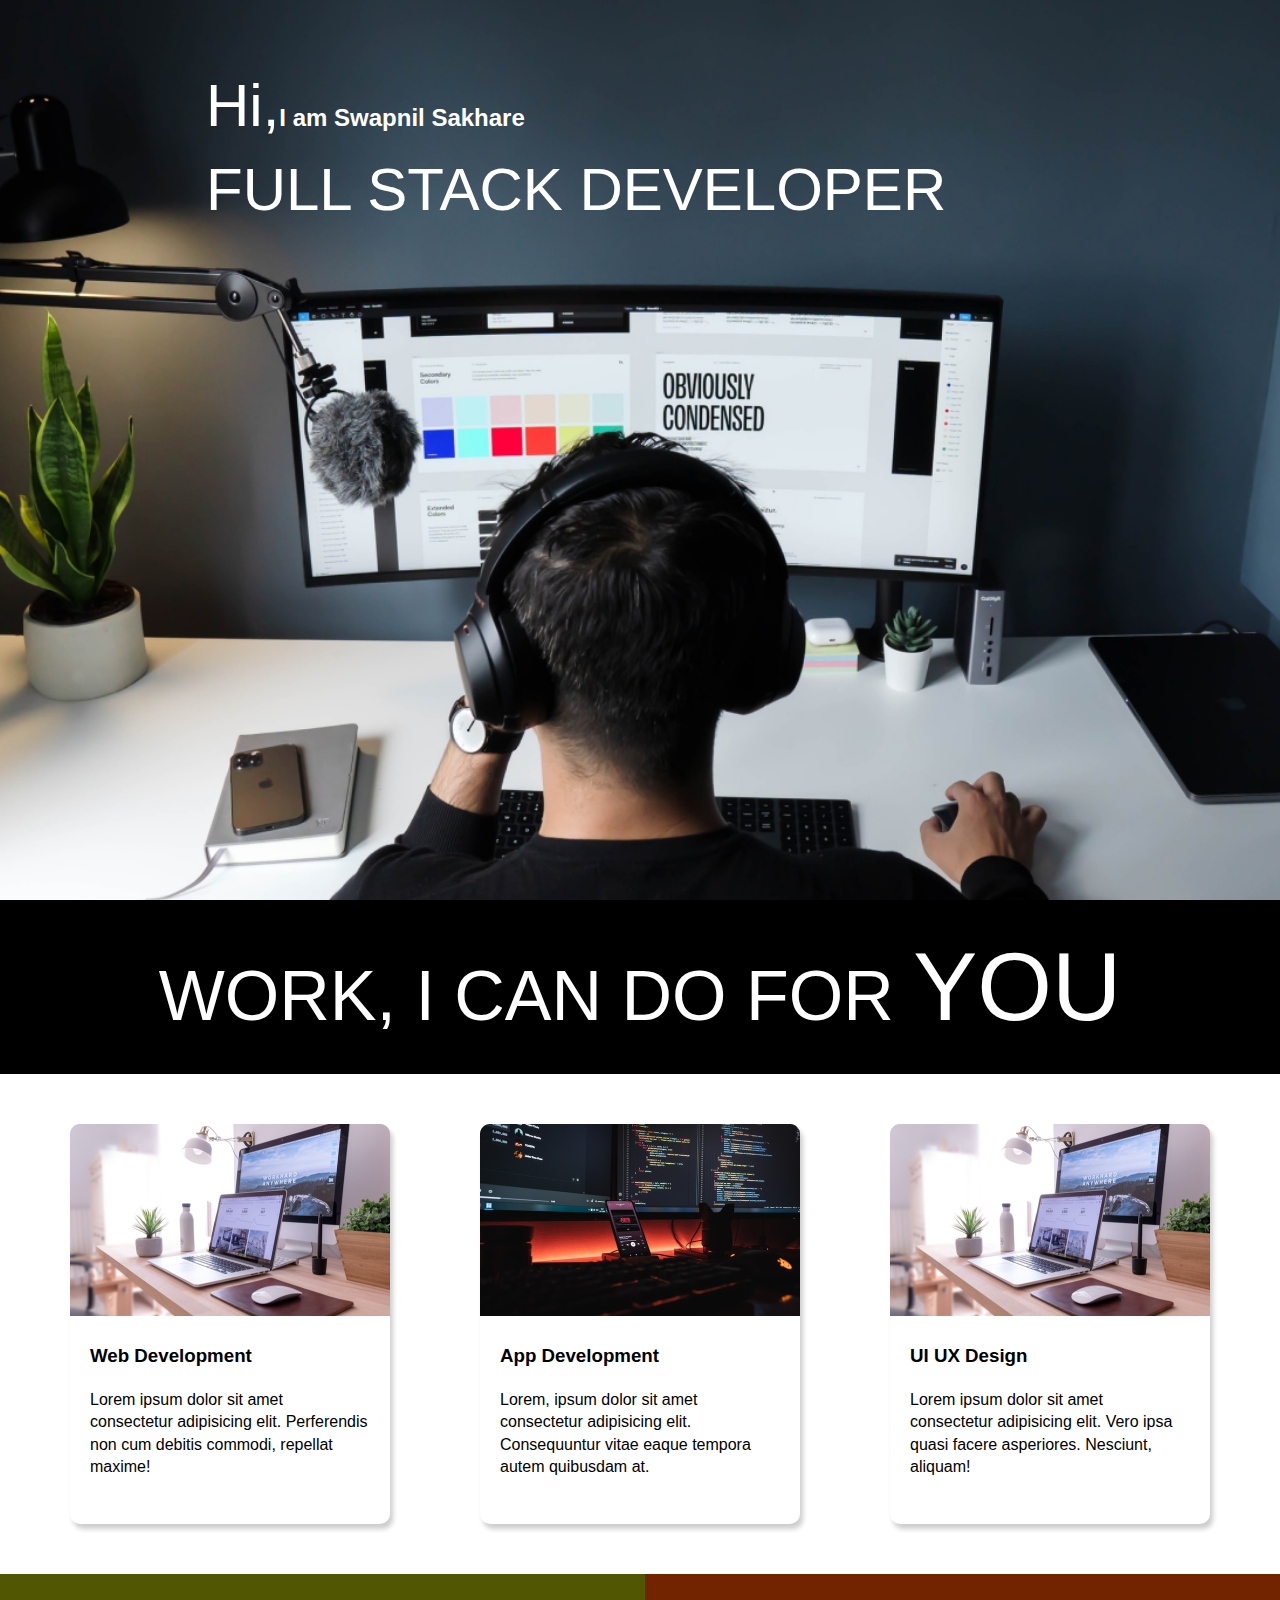
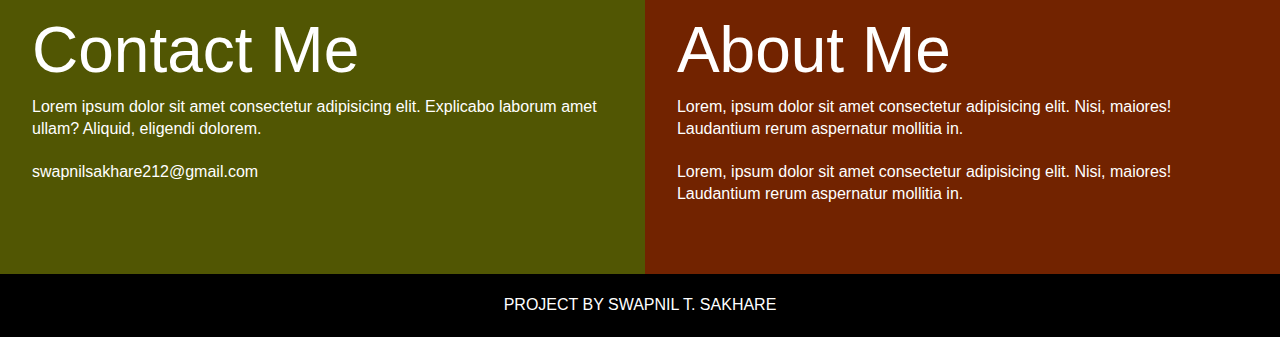
<file: Developer Landing Page/index.html>
<!DOCTYPE html>
<html lang="en">

<head>
      <meta charset="UTF-8">
      <meta name="viewport" content="width=device-width, initial-scale=1.0">
      <title>Developer Landing Page</title>
      <link rel="stylesheet" href="style.css">
</head>

<body>
      <section class="container">
            <div class="text_container">
                  <h2><span class="lg_text">Hi,</span>I am Swapnil Sakhare</h2>
                  <h1 class="lg_text">FULL STACK DEVELOPER</h1>
            </div>
      </section>

      <section class="black_box">
            <h2>WORK, I CAN DO FOR <span>YOU</span></h2>
      </section>

      <section class="work">
            <div class="grid_item">
                  <div class="card">
                        <div class="img_container">
                              <img src="images/web.png" alt="Web Development">
                        </div>
                        <div class="card_content">
                              <h3>Web Development</h3>
                              <p>Lorem ipsum dolor sit amet consectetur adipisicing elit. Perferendis non cum debitis
                                    commodi,
                                    repellat maxime!</p>
                        </div>
                  </div>

                  <div class="grid_item">
                        <div class="card">
                              <div class="img_container">
                                    <img src="images/mobile.png" alt="App Development">
                              </div>
                              <div class="card_content">
                                    <h3>App Development</h3>
                                    <p>Lorem, ipsum dolor sit amet consectetur adipisicing elit. Consequuntur vitae
                                          eaque
                                          tempora autem quibusdam at.</p>
                              </div>
                        </div>
                        <div class="grid_item">
                              <div class="card">
                                    <div class="img_container">
                                          <img src="images/web.png" alt="UI UX Design">
                                    </div>
                                    <div class="card_content">
                                          <h3>UI UX Design</h3>
                                          <p>Lorem ipsum dolor sit amet consectetur adipisicing elit. Vero ipsa quasi
                                                facere
                                                asperiores. Nesciunt, aliquam!</p>
                                    </div>
                              </div>
                        </div>
      </section>

      <section class="bottom_section">
            <div class="contact">
                  <h2>Contact Me</h2>
                  <p>Lorem ipsum dolor sit amet consectetur adipisicing elit. Explicabo laborum amet ullam? Aliquid,
                        eligendi dolorem.</p>
                  <p>swapnilsakhare212@gmail.com</p>
            </div>
            <div class="about">
                  <h2>About Me</h2>
                  <p>Lorem, ipsum dolor sit amet consectetur adipisicing elit. Nisi, maiores! Laudantium rerum
                        aspernatur mollitia in.</p>
                  <p>Lorem, ipsum dolor sit amet consectetur adipisicing elit. Nisi, maiores! Laudantium rerum
                        aspernatur mollitia in.</p>
            </div>
      </section>

      <footer>
            Project by Swapnil T. Sakhare
      </footer>
</body>

</html>
</file>
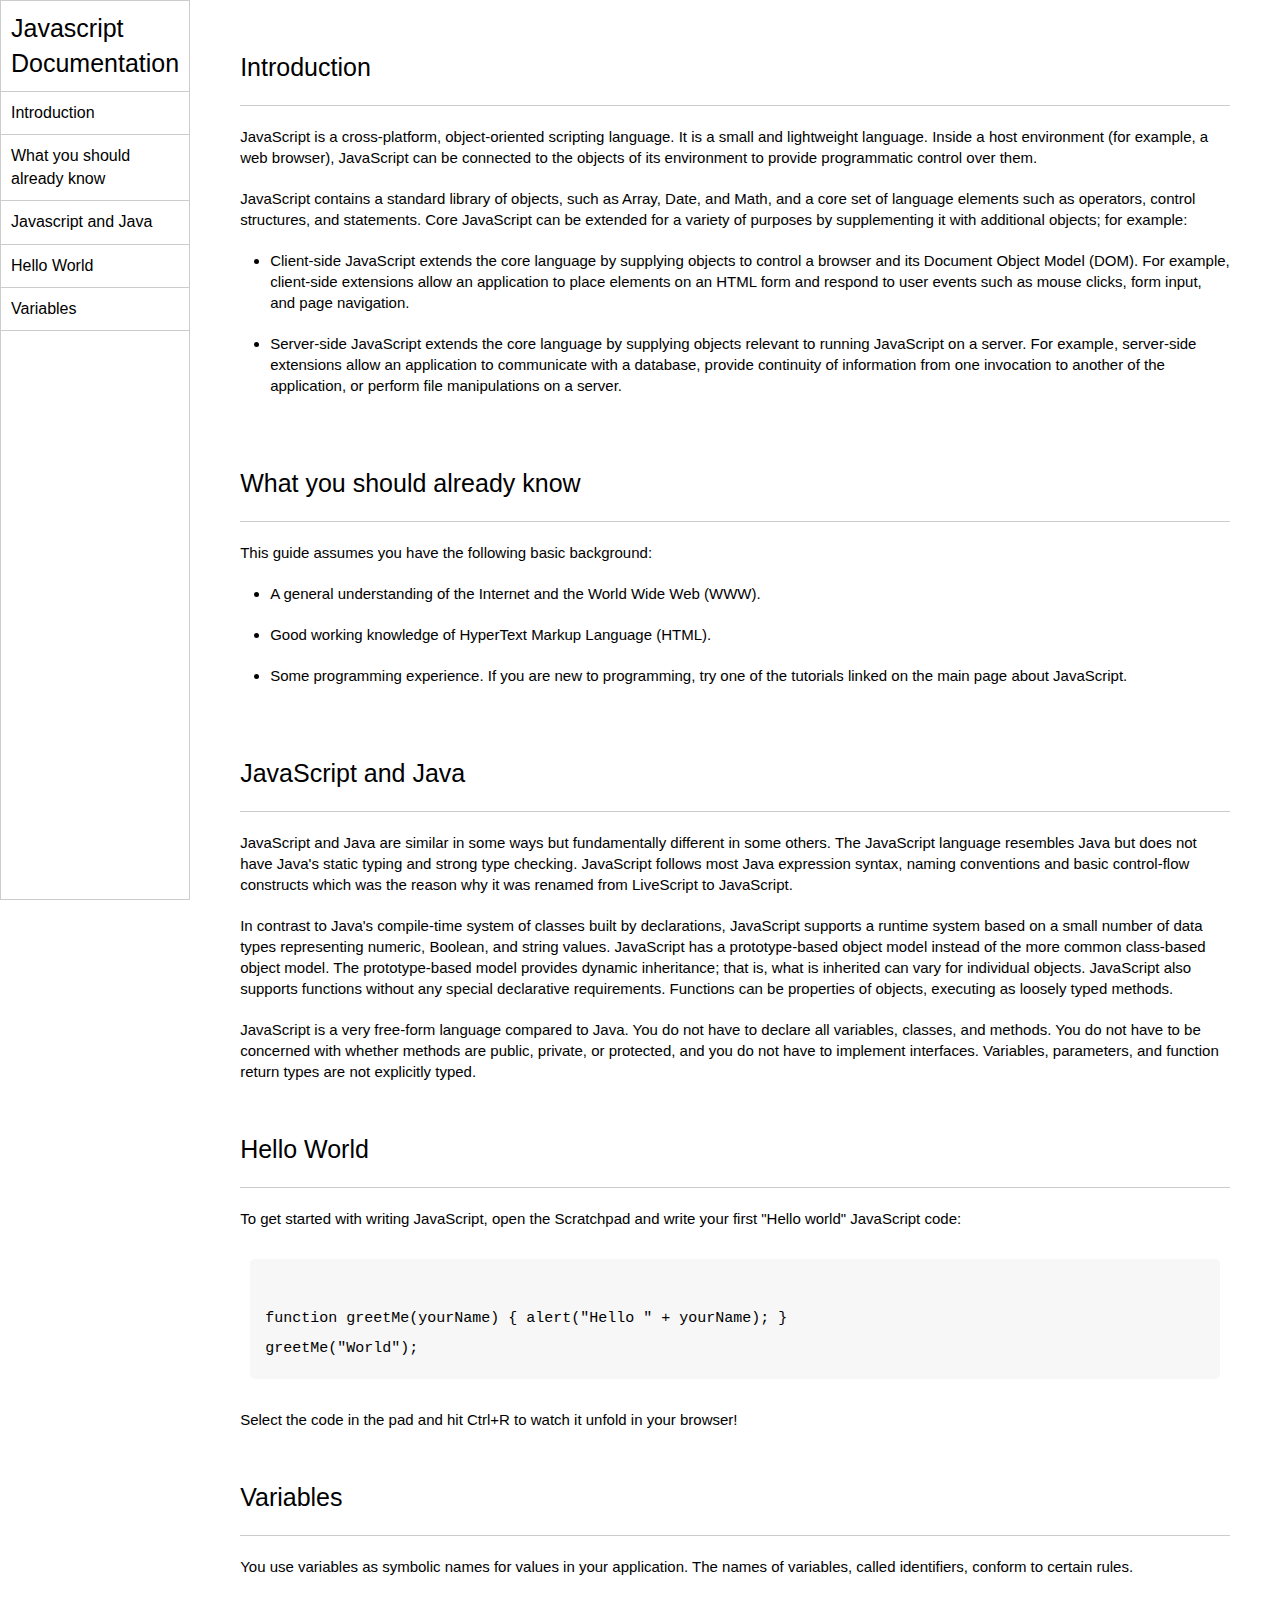
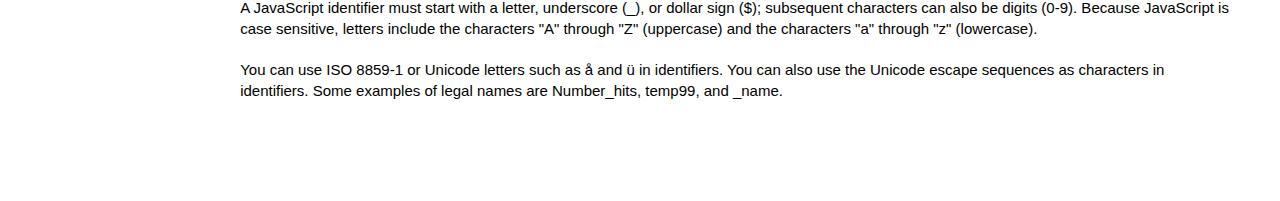
<file: Javascript Documentation Website/index.html>
<!DOCTYPE html>
<html lang="en">

<head>
      <meta charset="UTF-8">
      <meta name="viewport" content="width=device-width, initial-scale=1.0">
      <title>Javascript Documentation Website</title>
      <link rel="stylesheet" href="style.css">
</head>

<body>
      <header>
            <nav>
                  <h1>Javascript Documentation</h1>
                  <ul>
                        <a href="#Introduction">
                              <li>Introduction</li>
                        </a>
                        <a href="#What_you_should_already_know">
                              <li>What you should already know</li>
                        </a>
                        <a href="#Javascript_and_Java">
                              <li>Javascript and Java</li>
                        </a>
                        <a href="#Hello_World">
                              <li>Hello World</li>
                        </a>
                        <a href="#Variables">
                              <li>Variables</li>
                        </a>
                  </ul>
            </nav>
      </header>

      <main>
            <section id="Introduction">
                  <h2>Introduction</h2>
                  <article>
                        <p>JavaScript is a cross-platform, object-oriented scripting language. It is a small and
                              lightweight language. Inside a host environment (for example, a web browser), JavaScript
                              can be connected to the objects of its environment to provide programmatic control over
                              them.</p>
                        <p>JavaScript contains a standard library of objects, such as Array, Date, and Math, and a core
                              set of language elements such as operators, control structures, and statements. Core
                              JavaScript can be extended for a variety of purposes by supplementing it with additional
                              objects; for example:</p>
                        <ul>
                              <li>Client-side JavaScript extends the core language by supplying objects to control a browser and its Document Object Model (DOM). For example, client-side extensions allow an application to place elements on an HTML form and respond to user events such as mouse clicks, form input, and page navigation.</li>
                              <li>Server-side JavaScript extends the core language by supplying objects relevant to running JavaScript on a server. For example, server-side extensions allow an application to communicate with a database, provide continuity of information from one invocation to another of the application, or perform file manipulations on a server.</li>
                        </ul>
                  </article>
            </section>

            <section id="#What_you_should_already_know">
                  <h2>What you should already know</h2>
                  <article>
                        <p>This guide assumes you have the following basic background:</p>
                        <ul>
                              <li>A general understanding of the Internet and the World Wide Web (WWW).</li>
                              <li>Good working knowledge of HyperText Markup Language (HTML).</li>
                              <li>Some programming experience. If you are new to programming, try one of the tutorials linked on the main page about JavaScript.</li>
                        </ul>
                  </article>
            </section>

            <section id="#Javascript_and_Java">
                  <h2>JavaScript and Java</h2>
                  <article>
                        <p>JavaScript and Java are similar in some ways but fundamentally different in some others. The JavaScript language resembles Java but does not have Java's static typing and strong type checking. JavaScript follows most Java expression syntax, naming conventions and basic control-flow constructs which was the reason why it was renamed from LiveScript to JavaScript.</p>
                        <p>In contrast to Java's compile-time system of classes built by declarations, JavaScript supports a runtime system based on a small number of data types representing numeric, Boolean, and string values. JavaScript has a prototype-based object model instead of the more common class-based object model. The prototype-based model provides dynamic inheritance; that is, what is inherited can vary for individual objects. JavaScript also supports functions without any special declarative requirements. Functions can be properties of objects, executing as loosely typed methods.</p>
                        <p>JavaScript is a very free-form language compared to Java. You do not have to declare all variables, classes, and methods. You do not have to be concerned with whether methods are public, private, or protected, and you do not have to implement interfaces. Variables, parameters, and function return types are not explicitly typed.</p>
                  </article>
            </section>

            <section id="#Hello_World">
                  <h2>Hello World</h2>
                  <article>
                        To get started with writing JavaScript, open the Scratchpad and write your first "Hello world" JavaScript code:
                        <code>
                              function greetMe(yourName) { alert("Hello " + yourName); }
                              greetMe("World");
                        </code>
                        Select the code in the pad and hit Ctrl+R to watch it unfold in your browser!
                  </article>
            </section>

            <section id="#Variables">
                  <h2>Variables</h2>
                  <article>
                        <p>You use variables as symbolic names for values in your application. The names of variables, called identifiers, conform to certain rules.</p>
                        <p>A JavaScript identifier must start with a letter, underscore (_), or dollar sign ($); subsequent characters can also be digits (0-9). Because JavaScript is case sensitive, letters include the characters "A" through "Z" (uppercase) and the characters "a" through "z" (lowercase).</p>
                        <p>You can use ISO 8859-1 or Unicode letters such as å and ü in identifiers. You can also use the Unicode escape sequences as characters in identifiers. Some examples of legal names are Number_hits, temp99, and _name.</p>
                  </article>
            </section>
      </main>
</body>

</html>
</file>
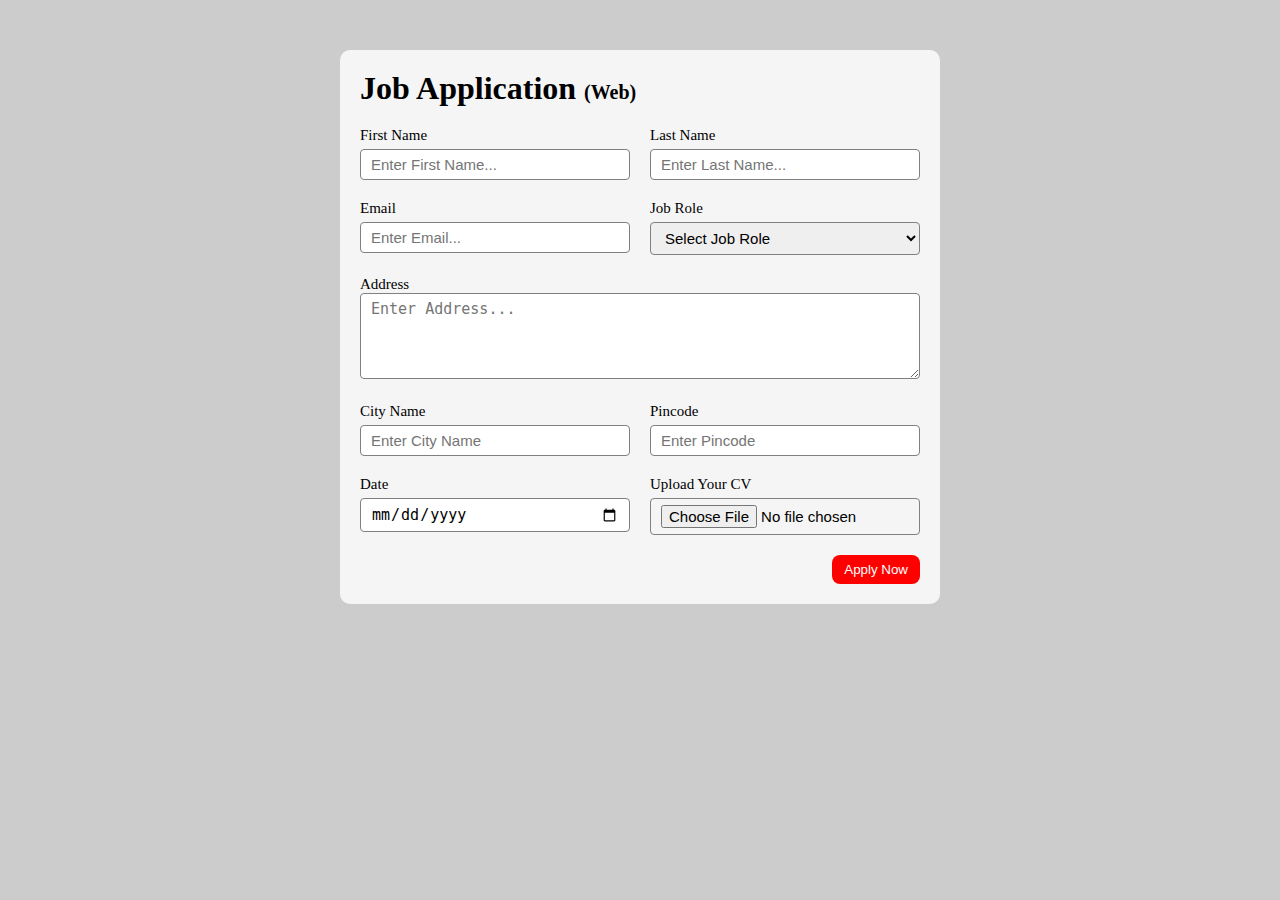
<file: Job Application/index.html>
<!DOCTYPE html>
<html lang="en">
<head>
      <meta charset="UTF-8">
      <meta name="viewport" content="width=device-width, initial-scale=1.0">
      <title>Job-Application</title>
      <link rel="stylesheet" href="style.css">
</head>
<body>
      <div class="container">
            <div class="box">

                  <h1>Job Application 
                        <span class="small">(Web)</span>
                  </h1>

                  <form action="">
                        <div class="form_container">

                              <div class="form_control">
                                    <label for="first_name">First Name</label>
                                    <input id="first_name" name="first_name" placeholder="Enter First Name...">
                              </div>

                              <div class="form_control">
                                    <label for="last_name">Last Name</label>
                                    <input id="last_name" name="last_name" placeholder="Enter Last Name...">
                              </div>

                              <div class="form_control">
                                    <label for="email">Email</label>
                                    <input id="email" name="email" placeholder="Enter Email...">
                              </div>

                              <div class="form_control">
                                    <label for="job_role">Job Role</label>
                                    <select id="job_role" name="job_role">
                                          <option value="">Select Job Role</option>
                                          <option value="frontend">Frontend Developer</option>
                                          <option value="backend">Backend Developer</option>
                                          <option value="full_stack">Full Stack Developer</option>
                                          <option value="ui_ux">UI UX Developer</option>
                                    </select>
                              </div>

                              <div class="textarea_control">
                                    <label for="address"> Address </label>
                                    <textarea name="address" id="address" cols="50" rows="4" placeholder="Enter Address..."></textarea>
                              </div>

                              <div class="form_control">
                                    <label for="city"> City Name </label>
                                    <input id="city" name="city" placeholder="Enter City Name">
                              </div>

                              <div class="form_control">
                                    <label for="pincode"> Pincode </label>
                                    <input type="number" id="pincode" name="pincode" placeholder="Enter Pincode">
                              </div>

                              <div class="form_control">
                                    <label for="date"> Date </label>
                                    <input type="date" id="date" name="date">
                              </div>

                              <div class="form_control">
                                    <label for="upload"> Upload Your CV </label>
                                    <input type="file" id="upload" name="upload">
                              </div>
                        </div>

                        <div class="button">
                              <button type="submit">Apply Now</button>
                        </div>
                  </form>
            </div>
      </div>

</body>
</html>
</file>
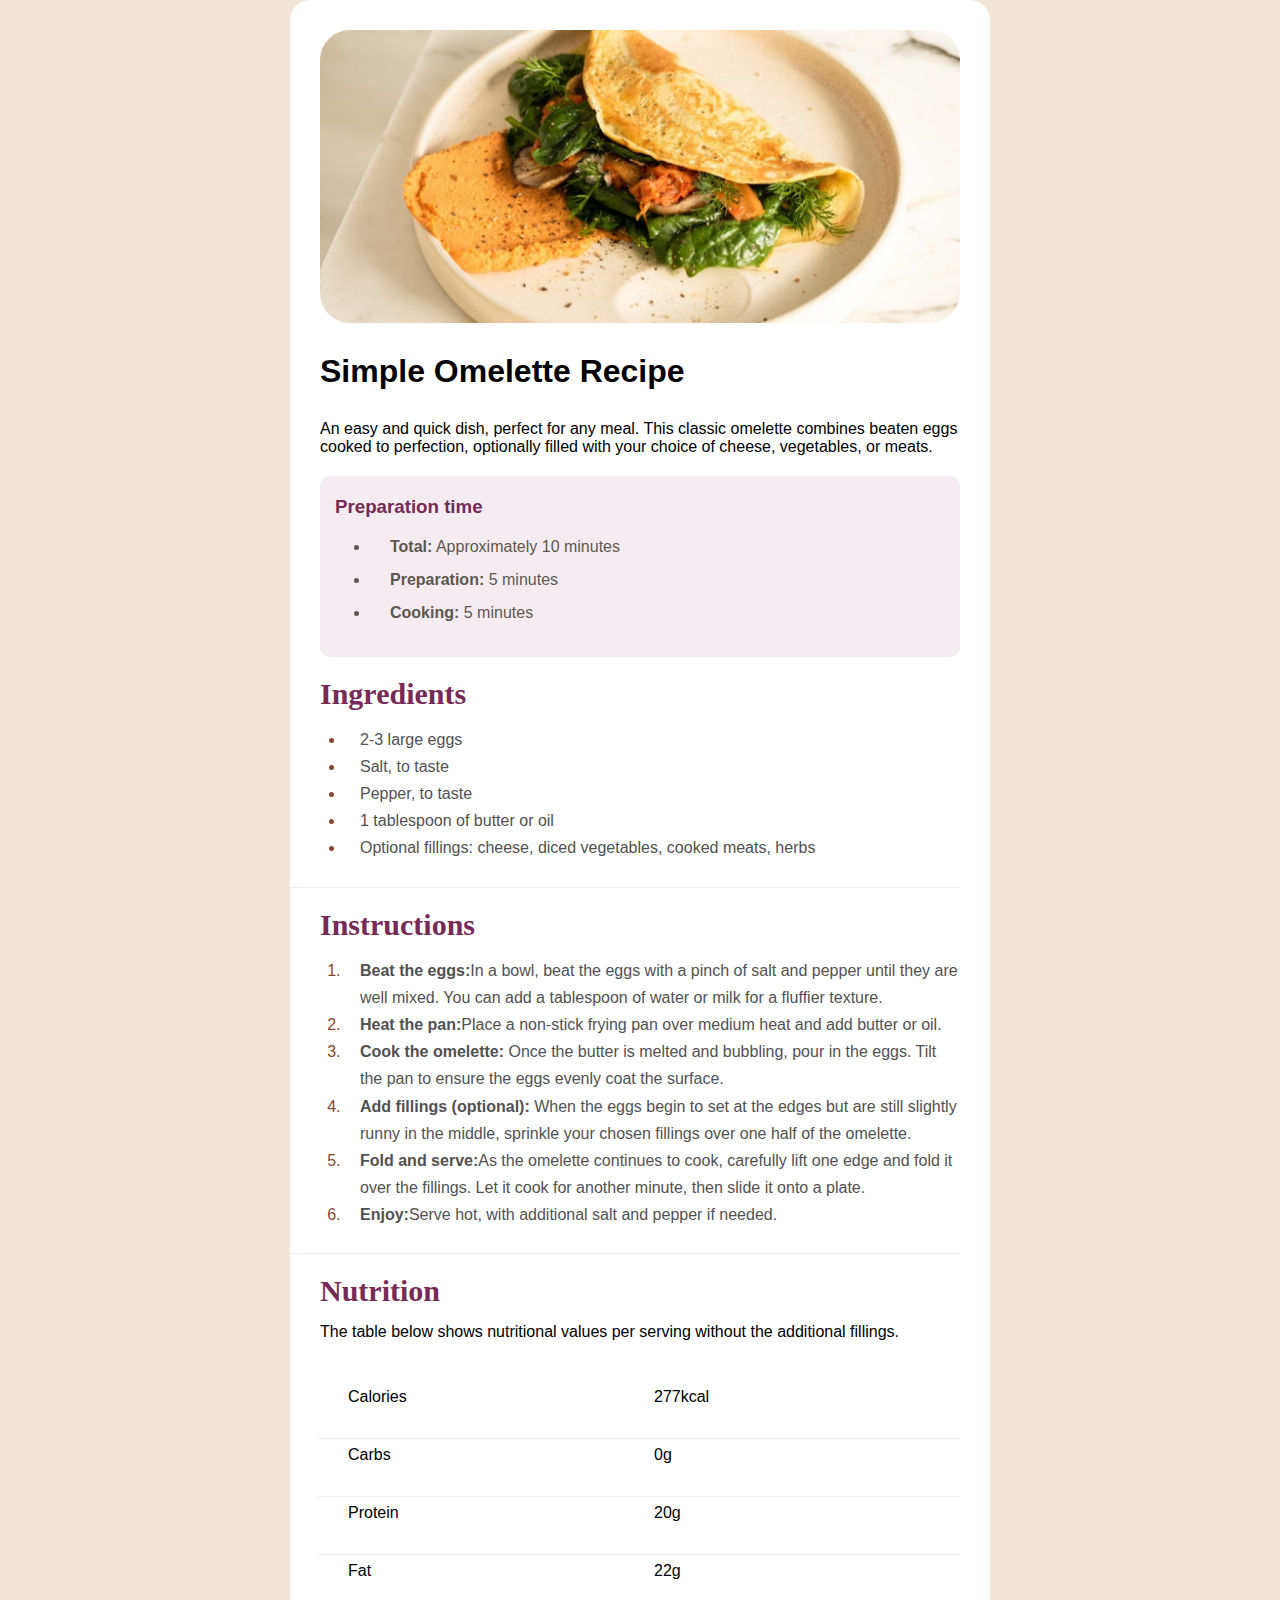
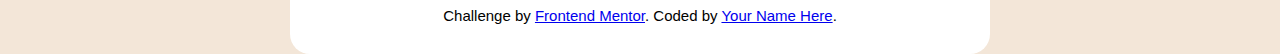
<file: recipe-page-main/index.html>
<!DOCTYPE html>
<html lang="en">

<head>
  <meta charset="UTF-8">
  <meta name="viewport" content="width=device-width, initial-scale=1.0">
  <!-- displays site properly based on user's device -->

  <link rel="icon" type="image/png" sizes="32x32" href="./assets/images/favicon-32x32.png">

  <title>Recipe page</title>

  <link rel="stylesheet" href="style.css">
</head>

<body>
  <div class="container">
    <header>
      <img src="assets/images/image-omelette.jpeg" alt="">
    </header>

    <h1>Simple Omelette Recipe</h1>

    <p>An easy and quick dish, perfect for any meal. This classic omelette combines beaten eggs cooked to perfection,
      optionally filled with your choice of cheese, vegetables, or meats.</p>

    <div class="preptime">
      <h3>Preparation time</h3>
      <ul>
        <li> <strong>Total:</strong> Approximately 10 minutes</li>
        <li> <strong>Preparation:</strong> 5 minutes</li>
        <li> <strong>Cooking:</strong> 5 minutes</li>
      </ul>
    </div>

    <div class="ingredients">
      <h2>Ingredients</h2>
      <ul>
        <li>2-3 large eggs</li>
        <li>Salt, to taste</li>
        <li> Pepper, to taste</li>
        <li> 1 tablespoon of butter or oil</li>
        <li>Optional fillings: cheese, diced vegetables, cooked meats, herbs</li>
      </ul>
      <hr>
    </div>

    <div class="instructions">
      <h2>Instructions</h2>
      <ol>
        <li><strong>Beat the eggs:</strong>In a bowl, beat the eggs with a pinch of salt and pepper until they are well mixed. You can add a tablespoon of water or milk for a fluffier texture.</li>
        <li><strong>Heat the pan:</strong>Place a non-stick frying pan over medium heat and add butter or oil.</li>
        <li><strong>Cook the omelette: </strong>Once the butter is melted and bubbling, pour in the eggs. Tilt the pan to ensure the eggs evenly coat the surface.</li>
        <li><strong>Add fillings (optional):</strong> When the eggs begin to set at the edges but are still slightly runny in the middle, sprinkle your chosen fillings over one half of the omelette.</li>
        <li><strong>Fold and serve:</strong>As the omelette continues to cook, carefully lift one edge and fold it over the fillings. Let it cook for another minute, then slide it onto a plate.</li>
        <li><strong>Enjoy:</strong>Serve hot, with additional salt and pepper if needed.</li>
      </ol>
      <hr>
    </div>

    <div class="nutri">
      <h2>Nutrition</h2>
      <p>The table below shows nutritional values per serving without the additional fillings.</p>
    </div>

    <div class="nutrition">
      <div class="nutrients">
        Calories<hr>Carbs<hr>Protein<hr>Fat
        </div>
      <div class="weight">
        277kcal<hr>0g<hr>20g<hr>22g</div>
    </div>

    <footer>
      <div class="attribution">
      Challenge by <a href="https://www.frontendmentor.io?ref=challenge" target="_blank">Frontend Mentor</a>.
      Coded by <a href="#">Your Name Here</a>.
    </div>
    </footer>
    
  </div>
</body>

</html>
</file>
<file: Developer Landing Page/style.css>
*{
      margin: 0;
      padding: 0;
      box-sizing: border-box;
}

html, body{
      line-height: 1.4;
      font-weight: 300;
      font-family: "Roboto", sans-serif;
}

.container{
      background-image: url(images/developer.png);
      min-height: 100vh;
      background-position: center;
      background-size: cover;
      background-repeat: no-repeat;
}

.text_container{
      color: white;
      max-width: 900px;
      margin: 0 auto;
      padding-top: 64px;
      padding-left: 16px;
}

.lg_text {
      font-size: 60px;
      font-weight: 300;
}

.black_box{
      background-color: #000;
      padding: 20px;
      color: white;
      text-align: center;
}
.black_box h2{
      font-weight: 280;
      font-size: 70px;
}
.black_box h2 span{
      font-weight: 400;
      font-size: 96px;
}

.work{
      display: grid;
      gap: 20px;
      grid-template-columns: repeat(auto-fit, minmax(320px, 1fr));
      max-width: 1100px;
      margin: 50px auto;
}

.grid_item{
      display: flex;
      justify-content: center;
      align-items: center;
      gap: 90px;
}

.card{
      max-width: 320px;
      height: 400px;
      border-radius: 10px;
      box-shadow: 3px 5px 5px rgba(1, 1, 1, 0.2);
      transition: 0.2s ease-in-out;
}

.card:hover{
      transform: scale(1.04);
      cursor: pointer;
      box-shadow: 3px 5px 5px rgba(1, 1, 1, 0.3);
      transition: 0.2s ease-in;
}
.card_content{
      padding: 20px;
}
.card_content h3{
      margin-bottom: 20px;
}

.bottom_section{
      display: flex;
}

.contact{
      background-color: #515603;
}

.about{
      background-color: #722300;
}

.contact, .about{
      min-height: 300px;
      padding: 32px;
      color: white;
}
.contact h2, .about h2{
      font-size: 64px;
      font-weight: 300;
}
.contact p, .about p{
      margin-bottom: 20px;
}

footer{
      text-align: center;
      text-transform: uppercase;
      background-color: black;
      color: white;
      padding: 20px;
}

@media (max-width: 786px){
      .container{
            min-width: 50vh;
      }
      .text_container{
            padding: 10px 0;
            text-align: center;
      }
      .lg_text{
            font-size: 32px;
      }
      .black_box h2{
            font-size: 24px;
      }
      .black_box h2 span{
            font-weight: 400;
            font-size: 32px;
            text-align: center;
      }
      .bottom_section{
            flex-direction: column;
      }
      h1{
            font-size: 32px;
      }
      .about h2, .contact h2{
            font-size: 32px;
      }
}
</file>
<file: Javascript Documentation Website/style.css>
* {
      margin: 0;
      padding: 0;
      box-sizing: border-box;
}

html, body {
      font-family: "Roboto", sans-serif;
      font-weight: 300;
      line-height: 1.4;
      scroll-behavior: smooth;
}

a {
      text-decoration: none;
}

body {
      display: flex;
}

header {
      border: 1px solid #ccc;
      height: 100vh;
}

nav h1 {
      font-size: 25px;
      font-weight: 500;
      padding: 10px;
      border-bottom: 1px solid #ccc;
}

nav ul {
      list-style: none;
}
nav ul li {
      border-bottom: 1px solid #ccc;
      padding: 10px;
      color: black;
}

nav ul li:hover {
      background: #ccc;
      transition: 0.3s ease-in-out;
}

main {
      padding: 50px;
      max-width: 1200px;
}

section {
      margin-bottom: 50px;
}
section article{
      font-size: 15px;
      display: flex;
      flex-direction: column;
      gap: 20px;
}

section h2 {
      padding-bottom: 20px;
      font-size: 25px;
      font-weight: 400;
      border-bottom: 1px solid #ccc;
      margin-bottom: 20px;
}

section article ul {
      margin-left: 30px;
}
section article ul li {
      margin-bottom: 20px;
}

code {
      white-space: pre-line;
      line-height: 2;
      background: #f7f7f7;
      padding: 15px;
      margin: 10px;
      border-radius: 5px;
}

@media (max-width: 480px){
      body {
            flex-direction: column;
      }
      header {
            height: 200px;
            overflow: hidden;
            overflow-y: scroll;
      }
}
</file>
<file: Job Application/style.css>
*{
      margin: 0;
      padding: 0;
      box-sizing: border-box;
}

body {
      background-color: #ccc;
}

.conatainer{
      max-width: 900px;
      margin:0 auto;
}

.box{
      max-width: 600px;
      padding: 20px;
      background-color: whitesmoke;
      margin: 0 auto;
      margin-top: 50px;
      border-radius: 10px;
}

.small{
      font-size: 20px;
}

.form_container{
      margin-top: 20px;
      display: grid;
      grid-template-columns: repeat(auto-fit, minmax(200px, 1fr));
      gap: 20px;
}

.form_control{
      display: flex;
      flex-direction: column;
}

label {
      font-size: 15px;
      margin-bottom: 5px;
}

input, select, textarea {
      padding: 6px 10px;
      border: 1px solid grey;
      border-radius: 4px;
      font-size: 15px;
}

input:focus{
      outline-color: red;
}

.button{
      display: flex;
      justify-content: end;
      margin-top: 20px;
}

button{
      background-color: red;
      border: transparent solid 2px;
      padding: 5px 10px;
      color: white;
      border-radius: 8px;
      transition: 0.3s ease-in;
}

button:hover{
      background-color: #ccc;
      border: 2px solid red;
      color: black;
      transition: 0.3s ease-out;
      cursor: pointer;
}

.textarea_control{
      grid-column: 1 / span 2;
}
.textarea_control textarea {
      width: 100%;
}

@media (max-width: 460px) {
      .textarea_control{
            grid-column: 1 / span 1;
      }
};
</file>
<file: recipe-page-main/style.css>
* {
      margin: 0;
      padding: 0;
      box-sizing: border-box;
}

body {
      font-family: 'Outfit', sans-serif;
      background-color: hsl(30, 54%, 90%);
      margin: 0;
      font-size: 16px;
}

.container {
      width: 700px;
      margin: 0 auto;
      padding: 30px;
      display: flex;
      flex-direction: column;
      border-radius: 20px;
      background-color: #ffffff;
}

img {
      width: 100%;
      display: flex;
      border-radius: 30px;
}

h1 {
      margin-top: 30px;
      margin-bottom: 30px;
}

p {
      margin-bottom: 20px;
}

.preptime {
      background-color: rgb(244, 236, 241);
      margin-bottom: 20px;
      padding-bottom: 20px;
      border-radius: 10px;
}


.preptime h3 {
      margin: 20px 0 20px 15px;
      color: rgb(118, 43, 87);
}


.preptime ul {
      padding-left: 35px;
}

.preptime li {
      padding-left: 20px;
      color: hsl(30, 10%, 34%);
      margin: 15px;
}

.ingredients {
      padding-bottom: 20px;
}

.ingredients ul {
      padding-left: 25px;
}

.ingredients h2 {
      font-family: 'Young Serif', serif;
      color: rgb(118, 43, 87);
      font-size: 30px;
      margin-bottom: 15px;
}

.ingredients li {
      line-height: 1.7;
      padding-left: 20px;
      color: rgb(82, 81, 81);
      padding-left: 15px;
}

.ingredients li::marker {
      color: hsl(14, 45%, 36%);
}

hr {
      margin-top: 25px;
}

.instructions {
      padding-bottom: 20px;
}

.instructions ol {
      padding-left: 25px;
}

.instructions li {
      line-height: 1.7;
      padding-left: 20px;
      color: rgb(82, 81, 81);
      padding-left: 15px;
}

.instructions h2 {
      font-family: 'Young Serif', serif;
      color: rgb(118, 43, 87);
      font-size: 30px;
      margin-bottom: 15px;
}

.instructions li::marker {
      color: hsl(14, 45%, 36%);
}

.nutri {
      padding-bottom: 20px; 
}
.nutri h2 {
      font-family: 'Young Serif', serif;
      color: rgb(118, 43, 87);
      font-size: 30px;
      margin-bottom: 15px;
}

.nutrition{
      display: grid;
      grid-template-columns: repeat(2, 1fr);
      line-height: 2;
      margin-left: 28px;
  }
  
  hr {
      border: 0;
      border-top: 1px solid #eee;
      margin-left: -30px;
  }
  

footer {
      margin-top: 20px;
      font-size: 15px;
      text-align: center;
}
</file>
